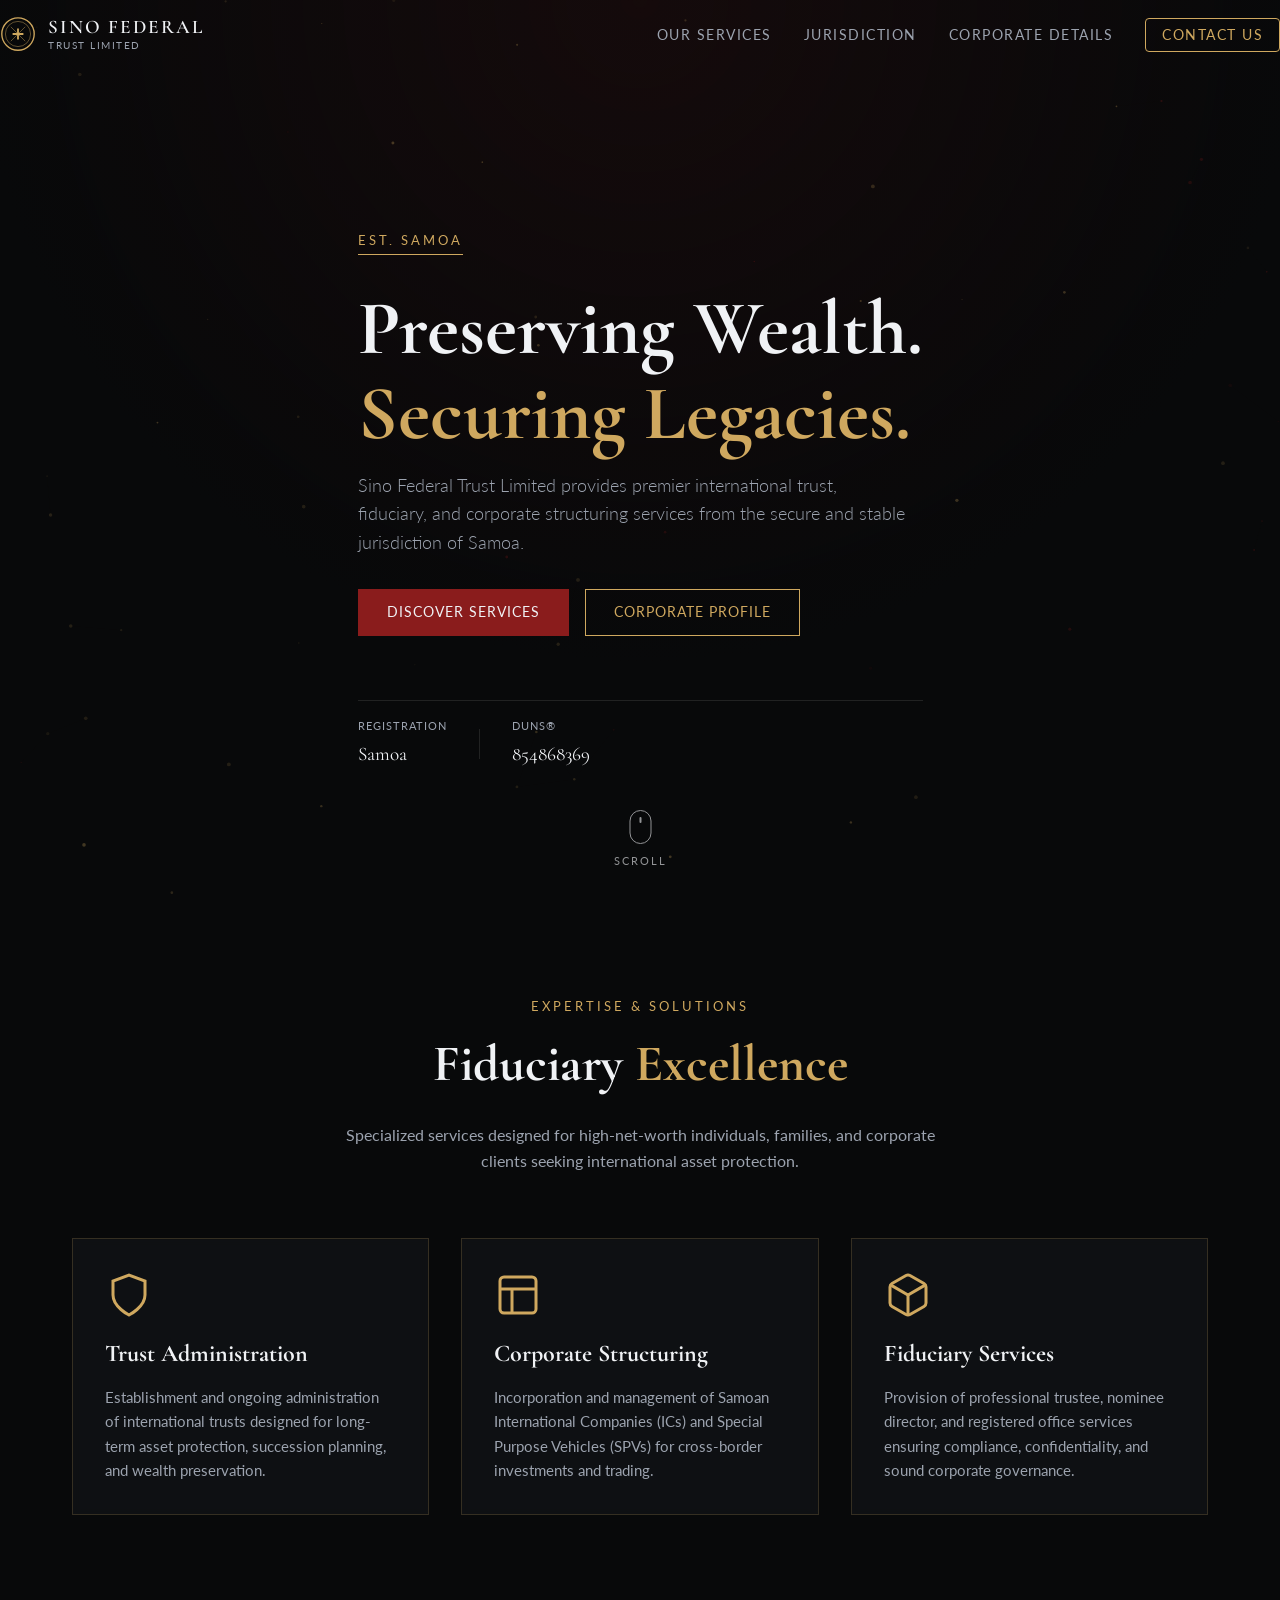
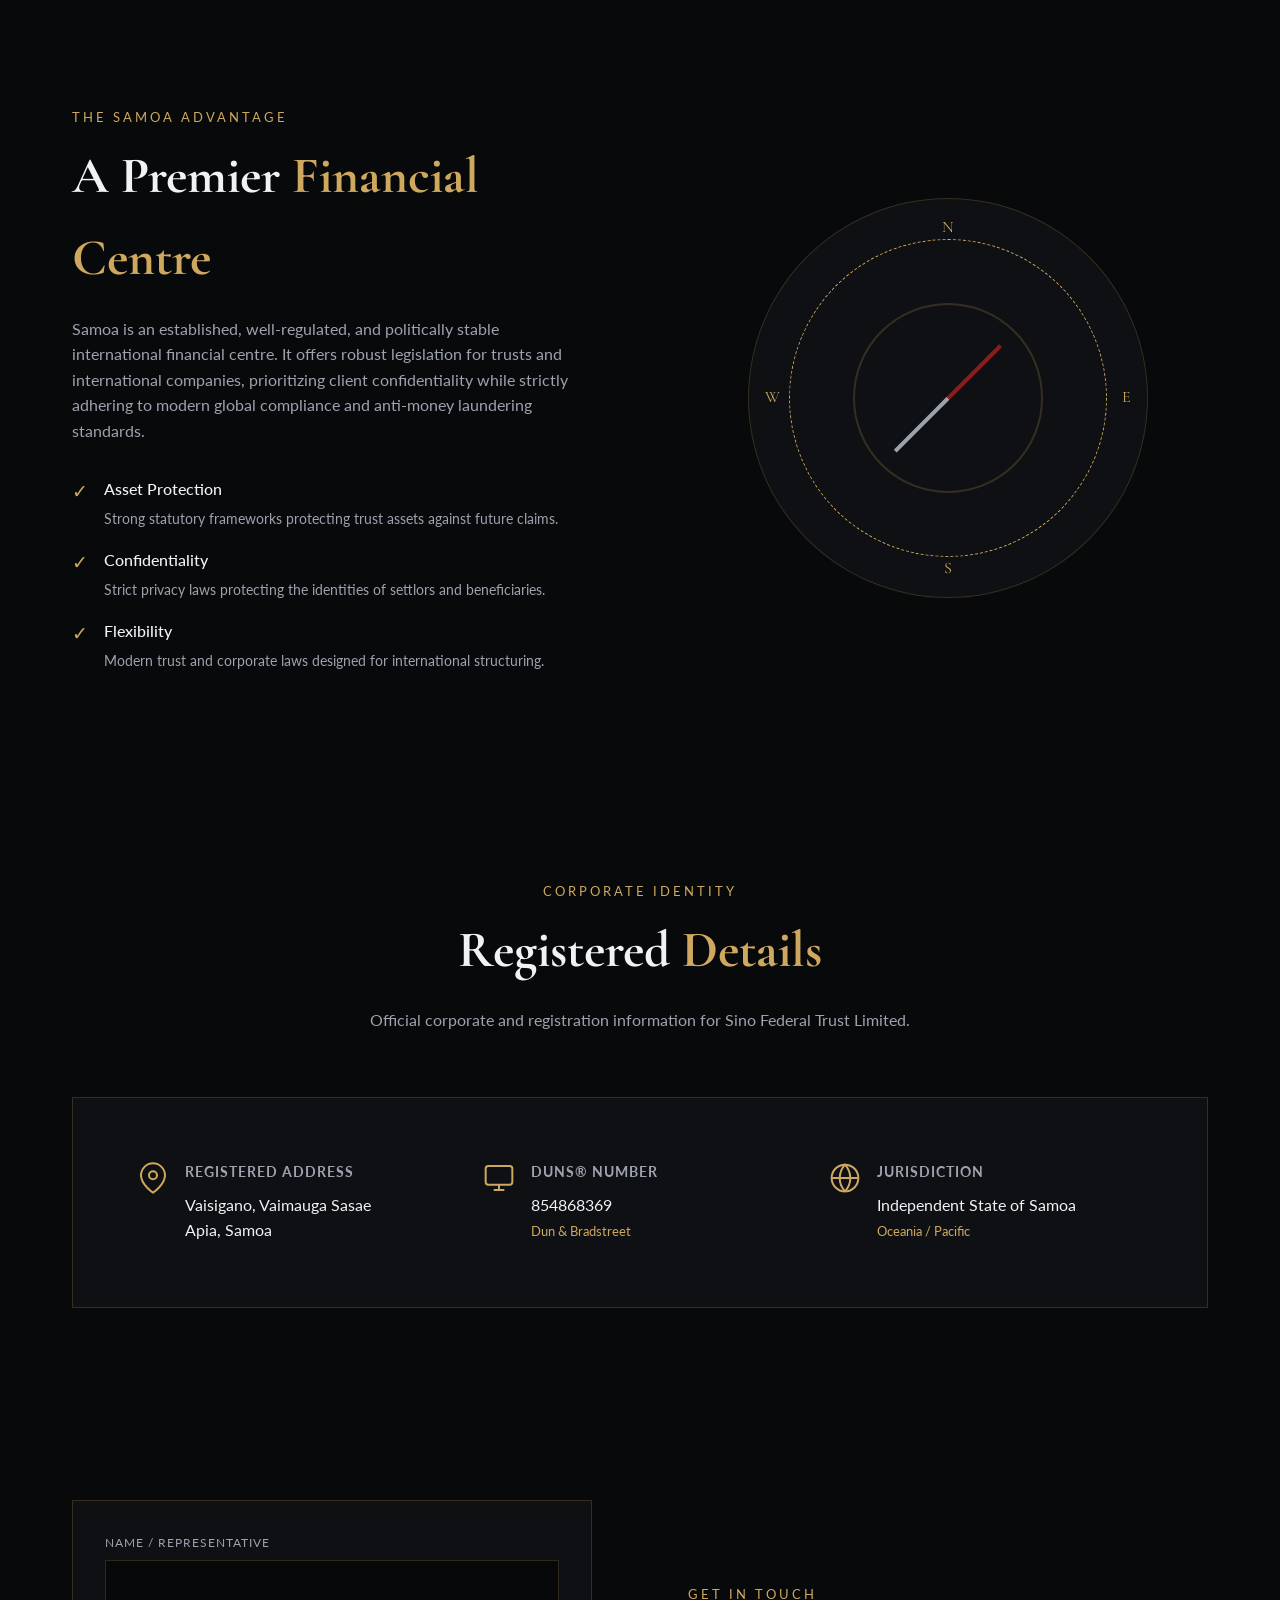
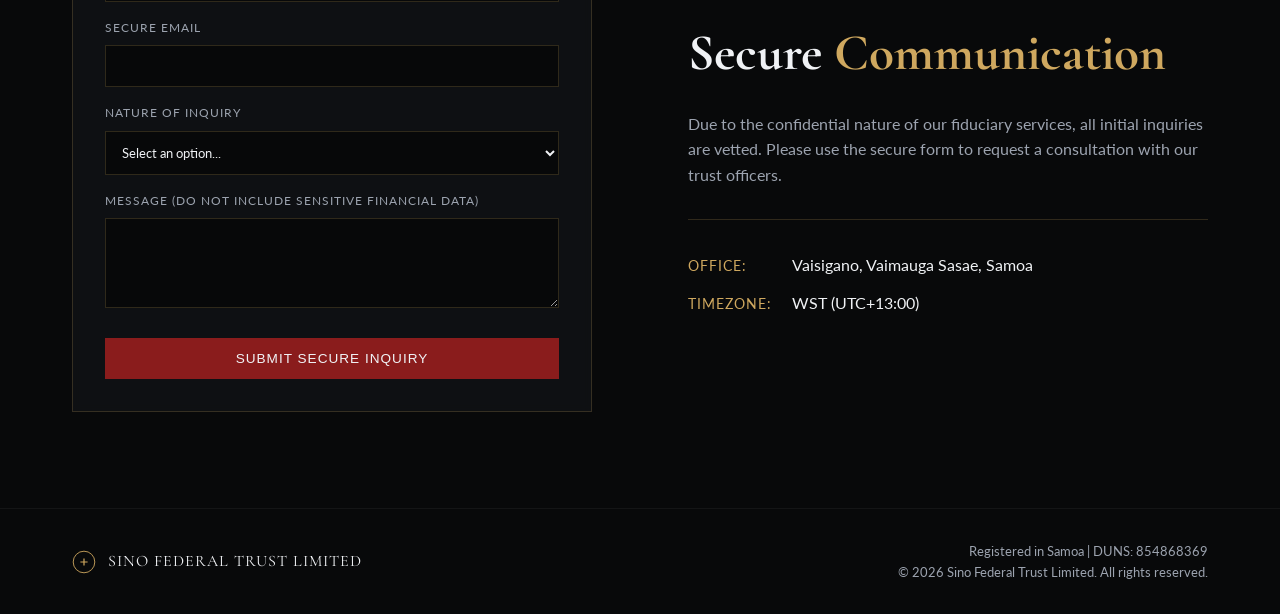
<file: index.html>
<!DOCTYPE html>
<html lang="en">
<head>
    <meta charset="UTF-8">
    <meta name="viewport" content="width=device-width, initial-scale=1.0">
    <title>Sino Federal Trust Limited | Samoa</title>
    <meta name="description" content="Sino Federal Trust Limited - Corporate trust, fiduciary, and asset management services. Registered in Vaisigano, Vaimauga Sasae, Samoa. DUNS: 854868369.">
    <meta name="keywords" content="Sino Federal Trust Limited, Samoa, Vaisigano, Trust Services, Fiduciary, Asset Protection, DUNS 854868369">
    <meta name="author" content="Sino Federal Trust Limited">
    <meta property="og:title" content="Sino Federal Trust Limited">
    <meta property="og:description" content="International trust and corporate services based in Samoa.">
    <meta property="og:type" content="website">
    <link rel="preconnect" href="https://fonts.googleapis.com">
    <link rel="preconnect" href="https://fonts.gstatic.com" crossorigin>
    <link href="https://fonts.googleapis.com/css2?family=Cormorant+Garamond:wght@400;500;600;700&family=Lato:wght@300;400;700&display=swap" rel="stylesheet">
    <link rel="stylesheet" href="styles.css">
</head>
<body>
    <div class="global-bg"></div>
    <canvas id="particles-canvas"></canvas>

    <!-- Navigation -->
    <nav class="navbar" id="navbar">
        <div class="nav-container">
            <a href="#home" class="nav-brand">
                <div class="brand-logo">
                    <svg viewBox="0 0 40 40" fill="none" xmlns="http://www.w3.org/2000/svg">
                        <circle cx="20" cy="20" r="18" stroke="currentColor" stroke-width="1.5" fill="none"/>
                        <circle cx="20" cy="20" r="14" stroke="currentColor" stroke-width="1" fill="none" opacity="0.5"/>
                        <path d="M14 20H26M20 14V26" stroke="currentColor" stroke-width="2"/>
                        <path d="M12 12L28 28M28 12L12 28" stroke="currentColor" stroke-width="1" opacity="0.5"/>
                    </svg>
                </div>
                <div class="brand-text">
                    <span class="brand-name">SINO FEDERAL</span>
                    <span class="brand-suffix">TRUST LIMITED</span>
                </div>
            </a>
            <ul class="nav-menu">
                <li><a href="#services" class="nav-link">Our Services</a></li>
                <li><a href="#jurisdiction" class="nav-link">Jurisdiction</a></li>
                <li><a href="#registry" class="nav-link">Corporate Details</a></li>
                <li><a href="#contact" class="nav-link btn-contact">Contact Us</a></li>
            </ul>
            <button class="menu-toggle" id="menu-toggle" aria-label="Toggle Navigation">
                <span></span>
                <span></span>
                <span></span>
            </button>
        </div>
    </nav>

    <!-- Mobile Menu -->
    <div class="mobile-overlay" id="mobile-overlay">
        <ul class="mobile-menu">
            <li><a href="#services" class="mobile-link">Our Services</a></li>
            <li><a href="#jurisdiction" class="mobile-link">Jurisdiction</a></li>
            <li><a href="#registry" class="mobile-link">Corporate Details</a></li>
            <li><a href="#contact" class="mobile-link highlight">Contact Us</a></li>
        </ul>
    </div>

    <!-- Hero Section -->
    <section class="hero" id="home">
        <div class="container hero-container">
            <div class="hero-content">
                <div class="hero-tag animate-fade-up">Est. Samoa</div>
                <h1 class="hero-title animate-fade-up delay-1">
                    Preserving Wealth.<br>
                    <span class="text-gold">Securing Legacies.</span>
                </h1>
                <p class="hero-desc animate-fade-up delay-2">
                    Sino Federal Trust Limited provides premier international trust, fiduciary, and corporate structuring services from the secure and stable jurisdiction of Samoa.
                </p>
                <div class="hero-actions animate-fade-up delay-3">
                    <a href="#services" class="btn btn-primary">Discover Services</a>
                    <a href="#registry" class="btn btn-secondary">Corporate Profile</a>
                </div>
                <div class="hero-meta animate-fade-up delay-4">
                    <div class="meta-item">
                        <span class="meta-label">Registration</span>
                        <span class="meta-value">Samoa</span>
                    </div>
                    <div class="meta-divider"></div>
                    <div class="meta-item">
                        <span class="meta-label">DUNS®</span>
                        <span class="meta-value">854868369</span>
                    </div>
                </div>
            </div>
        </div>
        <div class="scroll-down">
            <div class="mouse"></div>
            <span>Scroll</span>
        </div>
    </section>

    <!-- Services Section -->
    <section class="section services" id="services">
        <div class="container">
            <div class="section-header text-center animate-fade-up">
                <span class="subtitle">Expertise & Solutions</span>
                <h2>Fiduciary <span class="text-gold">Excellence</span></h2>
                <p class="header-desc">Specialized services designed for high-net-worth individuals, families, and corporate clients seeking international asset protection.</p>
            </div>
            <div class="services-grid">
                <div class="service-card glass-panel animate-fade-up">
                    <div class="service-icon">
                        <svg viewBox="0 0 24 24" fill="none" stroke="currentColor" stroke-width="1.5">
                            <path d="M12 22s8-4 8-10V5l-8-3-8 3v7c0 6 8 10 8 10z"/>
                        </svg>
                    </div>
                    <h3>Trust Administration</h3>
                    <p>Establishment and ongoing administration of international trusts designed for long-term asset protection, succession planning, and wealth preservation.</p>
                </div>
                <div class="service-card glass-panel animate-fade-up delay-1">
                    <div class="service-icon">
                        <svg viewBox="0 0 24 24" fill="none" stroke="currentColor" stroke-width="1.5">
                            <rect x="3" y="3" width="18" height="18" rx="2" ry="2"/>
                            <line x1="3" y1="9" x2="21" y2="9"/>
                            <line x1="9" y1="21" x2="9" y2="9"/>
                        </svg>
                    </div>
                    <h3>Corporate Structuring</h3>
                    <p>Incorporation and management of Samoan International Companies (ICs) and Special Purpose Vehicles (SPVs) for cross-border investments and trading.</p>
                </div>
                <div class="service-card glass-panel animate-fade-up delay-2">
                    <div class="service-icon">
                        <svg viewBox="0 0 24 24" fill="none" stroke="currentColor" stroke-width="1.5">
                            <path d="M21 16V8a2 2 0 00-1-1.73l-7-4a2 2 0 00-2 0l-7 4A2 2 0 003 8v8a2 2 0 001 1.73l7 4a2 2 0 002 0l7-4A2 2 0 0021 16z"/>
                            <polyline points="3.27 6.96 12 12.01 20.73 6.96"/>
                            <line x1="12" y1="22.08" x2="12" y2="12"/>
                        </svg>
                    </div>
                    <h3>Fiduciary Services</h3>
                    <p>Provision of professional trustee, nominee director, and registered office services ensuring compliance, confidentiality, and sound corporate governance.</p>
                </div>
            </div>
        </div>
    </section>

    <!-- Jurisdiction Section -->
    <section class="section jurisdiction" id="jurisdiction">
        <div class="container">
            <div class="split-layout">
                <div class="split-content animate-fade-up">
                    <span class="subtitle">The Samoa Advantage</span>
                    <h2>A Premier <span class="text-gold">Financial Centre</span></h2>
                    <p>Samoa is an established, well-regulated, and politically stable international financial centre. It offers robust legislation for trusts and international companies, prioritizing client confidentiality while strictly adhering to modern global compliance and anti-money laundering standards.</p>
                    
                    <ul class="advantage-list">
                        <li>
                            <div class="adv-icon">✓</div>
                            <div class="adv-text">
                                <strong>Asset Protection</strong>
                                <span>Strong statutory frameworks protecting trust assets against future claims.</span>
                            </div>
                        </li>
                        <li>
                            <div class="adv-icon">✓</div>
                            <div class="adv-text">
                                <strong>Confidentiality</strong>
                                <span>Strict privacy laws protecting the identities of settlors and beneficiaries.</span>
                            </div>
                        </li>
                        <li>
                            <div class="adv-icon">✓</div>
                            <div class="adv-text">
                                <strong>Flexibility</strong>
                                <span>Modern trust and corporate laws designed for international structuring.</span>
                            </div>
                        </li>
                    </ul>
                </div>
                <div class="split-visual animate-fade-up delay-1">
                    <div class="compass-graphic glass-panel">
                        <div class="compass-outer">
                            <div class="compass-inner">
                                <div class="compass-needle"></div>
                            </div>
                            <span class="dir dir-n">N</span>
                            <span class="dir dir-s">S</span>
                            <span class="dir dir-e">E</span>
                            <span class="dir dir-w">W</span>
                        </div>
                    </div>
                </div>
            </div>
        </div>
    </section>

    <!-- Registry Section -->
    <section class="section registry" id="registry">
        <div class="container">
            <div class="section-header text-center animate-fade-up">
                <span class="subtitle">Corporate Identity</span>
                <h2>Registered <span class="text-gold">Details</span></h2>
                <p class="header-desc">Official corporate and registration information for Sino Federal Trust Limited.</p>
            </div>
            
            <div class="registry-card glass-panel animate-fade-up">
                <div class="registry-grid">
                    <div class="registry-item">
                        <div class="r-icon">
                            <svg viewBox="0 0 24 24" fill="none" stroke="currentColor" stroke-width="1.5">
                                <path d="M21 10c0 7-9 13-9 13s-9-6-9-13a9 9 0 0118 0z"/>
                                <circle cx="12" cy="10" r="3"/>
                            </svg>
                        </div>
                        <div class="r-content">
                            <h4>Registered Address</h4>
                            <p>Vaisigano, Vaimauga Sasae<br>Apia, Samoa</p>
                        </div>
                    </div>
                    <div class="registry-item">
                        <div class="r-icon">
                            <svg viewBox="0 0 24 24" fill="none" stroke="currentColor" stroke-width="1.5">
                                <rect x="2" y="3" width="20" height="14" rx="2" ry="2"/>
                                <line x1="8" y1="21" x2="16" y2="21"/>
                                <line x1="12" y1="17" x2="12" y2="21"/>
                            </svg>
                        </div>
                        <div class="r-content">
                            <h4>DUNS® Number</h4>
                            <p>854868369<br><small>Dun & Bradstreet</small></p>
                        </div>
                    </div>
                    <div class="registry-item">
                        <div class="r-icon">
                            <svg viewBox="0 0 24 24" fill="none" stroke="currentColor" stroke-width="1.5">
                                <circle cx="12" cy="12" r="10"/>
                                <path d="M2 12h20M12 2a15.3 15.3 0 014 10 15.3 15.3 0 01-4 10 15.3 15.3 0 01-4-10 15.3 15.3 0 014-10z"/>
                            </svg>
                        </div>
                        <div class="r-content">
                            <h4>Jurisdiction</h4>
                            <p>Independent State of Samoa<br><small>Oceania / Pacific</small></p>
                        </div>
                    </div>
                </div>
            </div>
        </div>
    </section>

    <!-- Contact Section -->
    <section class="section contact" id="contact">
        <div class="container">
            <div class="split-layout reverse">
                <div class="split-content animate-fade-up">
                    <span class="subtitle">Get in Touch</span>
                    <h2>Secure <span class="text-gold">Communication</span></h2>
                    <p>Due to the confidential nature of our fiduciary services, all initial inquiries are vetted. Please use the secure form to request a consultation with our trust officers.</p>
                    
                    <div class="contact-info">
                        <div class="c-info-row">
                            <span class="c-label">Office:</span>
                            <span class="c-value">Vaisigano, Vaimauga Sasae, Samoa</span>
                        </div>
                        <div class="c-info-row">
                            <span class="c-label">Timezone:</span>
                            <span class="c-value">WST (UTC+13:00)</span>
                        </div>
                    </div>
                </div>
                <div class="split-form animate-fade-up delay-1">
                    <form class="contact-form glass-panel" id="trust-contact-form">
                        <div class="form-group">
                            <label for="name">Name / Representative</label>
                            <input type="text" id="name" required>
                        </div>
                        <div class="form-group">
                            <label for="email">Secure Email</label>
                            <input type="email" id="email" required>
                        </div>
                        <div class="form-group">
                            <label for="subject">Nature of Inquiry</label>
                            <select id="subject" required>
                                <option value="" disabled selected>Select an option...</option>
                                <option value="trust">Trust Formation / Administration</option>
                                <option value="corporate">Corporate Structuring</option>
                                <option value="compliance">Compliance / Due Diligence</option>
                                <option value="other">General Inquiry</option>
                            </select>
                        </div>
                        <div class="form-group">
                            <label for="message">Message (Do not include sensitive financial data)</label>
                            <textarea id="message" rows="4" required></textarea>
                        </div>
                        <button type="submit" class="btn btn-primary btn-full submit-btn">
                            Submit Secure Inquiry
                        </button>
                    </form>
                </div>
            </div>
        </div>
    </section>

    <!-- Footer -->
    <footer class="footer">
        <div class="container">
            <div class="footer-inner">
                <div class="footer-brand">
                    <div class="brand-logo small">
                        <svg viewBox="0 0 40 40" fill="none" xmlns="http://www.w3.org/2000/svg">
                            <circle cx="20" cy="20" r="18" stroke="currentColor" stroke-width="1.5" fill="none"/>
                            <path d="M14 20H26M20 14V26" stroke="currentColor" stroke-width="2"/>
                        </svg>
                    </div>
                    <span class="footer-title">SINO FEDERAL TRUST LIMITED</span>
                </div>
                <div class="footer-legal">
                    <p>Registered in Samoa | DUNS: 854868369</p>
                    <p>&copy; <span id="current-year"></span> Sino Federal Trust Limited. All rights reserved.</p>
                </div>
            </div>
        </div>
    </footer>

    <script src="script.js"></script>
</body>
</html>
</file>
<file: styles.css>
/* =========================================
   Sino Federal Trust Limited - Styles
   ========================================= */

:root {
    /* Colors - Deep Crimson, Gold & Charcoal */
    --color-bg-base: #08090a;
    --color-bg-panel: rgba(18, 20, 24, 0.7);
    
    --color-primary: #8a1c1c; /* Deep Crimson/Sino Red */
    --color-primary-dark: #5c1010;
    
    --color-gold: #cfa85f; /* Corporate Gold */
    --color-gold-hover: #ebd094;
    
    --color-text-main: #f0f2f5;
    --color-text-muted: #9ca3af;
    
    --color-border: rgba(207, 168, 95, 0.2);
    --color-border-glow: rgba(207, 168, 95, 0.5);
    
    /* Typography */
    --font-display: 'Cormorant Garamond', serif;
    --font-body: 'Lato', sans-serif;
    
    /* Spacing */
    --space-xs: 0.25rem;
    --space-sm: 0.5rem;
    --space-md: 1rem;
    --space-lg: 2rem;
    --space-xl: 4rem;
    --space-2xl: 6rem;
    
    /* Transitions */
    --transition: 0.3s ease-in-out;
}

*, *::before, *::after {
    margin: 0;
    padding: 0;
    box-sizing: border-box;
}

html {
    scroll-behavior: smooth;
}

body {
    font-family: var(--font-body);
    color: var(--color-text-main);
    background-color: var(--color-bg-base);
    line-height: 1.6;
    overflow-x: hidden;
    -webkit-font-smoothing: antialiased;
}

/* Background Effects */
.global-bg {
    position: fixed;
    top: 0; left: 0; width: 100%; height: 100%;
    background: radial-gradient(circle at 50% 0%, rgba(138, 28, 28, 0.1) 0%, var(--color-bg-base) 60%);
    z-index: -2;
}

#particles-canvas {
    position: fixed;
    top: 0; left: 0; width: 100%; height: 100%;
    z-index: -1;
    pointer-events: none;
    opacity: 0.6;
}

.container {
    max-width: 1200px;
    margin: 0 auto;
    padding: 0 var(--space-lg);
}

.text-gold { color: var(--color-gold); }
.text-center { text-align: center; }

/* --- Navigation --- */
.navbar {
    position: fixed;
    top: 0; left: 0; right: 0;
    z-index: 100;
    padding: var(--space-md) 0;
    transition: var(--transition);
    border-bottom: 1px solid transparent;
}

.navbar.scrolled {
    background: rgba(8, 9, 10, 0.95);
    backdrop-filter: blur(10px);
    border-bottom: 1px solid var(--color-border);
    padding: var(--space-sm) 0;
}

.nav-container {
    display: flex;
    justify-content: space-between;
    align-items: center;
}

.nav-brand {
    display: flex;
    align-items: center;
    gap: 12px;
    text-decoration: none;
    color: var(--color-text-main);
}

.brand-logo {
    width: 36px; height: 36px;
    color: var(--color-gold);
}

.brand-logo.small {
    width: 24px; height: 24px;
}

.brand-text {
    display: flex;
    flex-direction: column;
    line-height: 1;
}

.brand-name {
    font-family: var(--font-display);
    font-size: 1.2rem;
    font-weight: 600;
    letter-spacing: 2px;
}

.brand-suffix {
    font-size: 0.6rem;
    color: var(--color-text-muted);
    letter-spacing: 1.5px;
    text-transform: uppercase;
    margin-top: 4px;
}

.nav-menu {
    display: flex;
    list-style: none;
    gap: var(--space-lg);
    align-items: center;
}

.nav-link {
    color: var(--color-text-muted);
    text-decoration: none;
    font-size: 0.85rem;
    text-transform: uppercase;
    letter-spacing: 1.5px;
    transition: var(--transition);
}

.nav-link:hover { color: var(--color-gold); }

.btn-contact {
    border: 1px solid var(--color-gold);
    padding: 8px 16px;
    border-radius: 4px;
    color: var(--color-gold);
}

.btn-contact:hover {
    background: var(--color-gold);
    color: var(--color-bg-base);
}

.menu-toggle {
    display: none;
    flex-direction: column;
    gap: 5px;
    background: none; border: none; cursor: pointer;
}

.menu-toggle span {
    display: block;
    width: 24px; height: 2px;
    background: var(--color-gold);
    transition: var(--transition);
}

/* Mobile Menu */
.mobile-overlay {
    position: fixed;
    top: 0; left: 0; right: 0; bottom: 0;
    background: rgba(8, 9, 10, 0.98);
    z-index: 99;
    display: flex;
    align-items: center;
    justify-content: center;
    opacity: 0; visibility: hidden;
    transition: var(--transition);
}

.mobile-overlay.active { opacity: 1; visibility: visible; }

.mobile-menu { list-style: none; text-align: center; }
.mobile-link {
    display: block;
    padding: var(--space-md);
    color: var(--color-text-main);
    text-decoration: none;
    font-family: var(--font-display);
    font-size: 1.8rem;
    letter-spacing: 2px;
}
.mobile-link.highlight { color: var(--color-gold); }

/* --- Hero --- */
.hero {
    min-height: 100vh;
    display: flex;
    align-items: center;
    position: relative;
    padding-top: var(--space-2xl);
}

.hero-container {
    position: relative;
    z-index: 2;
}

.hero-content {
    max-width: 700px;
}

.hero-tag {
    display: inline-block;
    color: var(--color-gold);
    font-size: 0.8rem;
    text-transform: uppercase;
    letter-spacing: 3px;
    margin-bottom: var(--space-lg);
    border-bottom: 1px solid var(--color-gold);
    padding-bottom: 4px;
}

.hero-title {
    font-family: var(--font-display);
    font-size: clamp(3rem, 6vw, 5rem);
    line-height: 1.1;
    margin-bottom: var(--space-md);
}

.hero-desc {
    font-size: 1.1rem;
    color: var(--color-text-muted);
    margin-bottom: var(--space-lg);
    max-width: 550px;
    font-weight: 300;
}

.hero-actions {
    display: flex;
    gap: var(--space-md);
    margin-bottom: var(--space-xl);
    flex-wrap: wrap;
}

.btn {
    display: inline-flex;
    align-items: center;
    justify-content: center;
    padding: 12px 28px;
    font-size: 0.85rem;
    text-transform: uppercase;
    letter-spacing: 1px;
    text-decoration: none;
    cursor: pointer;
    transition: var(--transition);
    border: 1px solid transparent;
}

.btn-primary {
    background: var(--color-primary);
    color: var(--color-text-main);
}
.btn-primary:hover {
    background: var(--color-primary-dark);
    border-color: var(--color-primary);
}

.btn-secondary {
    background: transparent;
    color: var(--color-gold);
    border-color: var(--color-gold);
}
.btn-secondary:hover {
    background: rgba(207, 168, 95, 0.1);
}

.hero-meta {
    display: flex;
    align-items: center;
    gap: var(--space-lg);
    border-top: 1px solid rgba(255,255,255,0.1);
    padding-top: var(--space-md);
}

.meta-item { display: flex; flex-direction: column; }
.meta-label { font-size: 0.7rem; color: var(--color-text-muted); text-transform: uppercase; letter-spacing: 1px; margin-bottom: 4px; }
.meta-value { font-family: var(--font-display); font-size: 1.2rem; color: var(--color-text-main); }
.meta-divider { width: 1px; height: 30px; background: rgba(255,255,255,0.1); }

.scroll-down {
    position: absolute;
    bottom: 30px;
    left: 50%;
    transform: translateX(-50%);
    display: flex;
    flex-direction: column;
    align-items: center;
    gap: 8px;
    opacity: 0.6;
}
.scroll-down span { font-size: 0.7rem; text-transform: uppercase; letter-spacing: 2px; }
.mouse {
    width: 22px; height: 34px;
    border: 1px solid var(--color-text-main);
    border-radius: 12px;
    position: relative;
}
.mouse::before {
    content: '';
    position: absolute;
    top: 6px; left: 50%; transform: translateX(-50%);
    width: 2px; height: 6px;
    background: var(--color-text-main);
    border-radius: 2px;
    animation: scroll 1.5s infinite;
}
@keyframes scroll {
    0% { transform: translate(-50%, 0); opacity: 1; }
    100% { transform: translate(-50%, 12px); opacity: 0; }
}

/* --- Sections General --- */
.section { padding: var(--space-2xl) 0; }

.section-header { margin-bottom: var(--space-xl); }
.subtitle {
    display: block;
    color: var(--color-gold);
    font-size: 0.8rem;
    text-transform: uppercase;
    letter-spacing: 3px;
    margin-bottom: 8px;
}
h2 {
    font-family: var(--font-display);
    font-size: clamp(2.5rem, 4vw, 3.5rem);
    margin-bottom: 16px;
}
.header-desc {
    color: var(--color-text-muted);
    max-width: 600px;
    margin: 0 auto;
}

.glass-panel {
    background: var(--color-bg-panel);
    border: 1px solid var(--color-border);
    backdrop-filter: blur(5px);
}

/* --- Services --- */
.services-grid {
    display: grid;
    grid-template-columns: repeat(auto-fit, minmax(300px, 1fr));
    gap: var(--space-lg);
}

.service-card {
    padding: var(--space-lg);
    transition: var(--transition);
}
.service-card:hover {
    border-color: var(--color-border-glow);
    transform: translateY(-5px);
}
.service-icon {
    width: 48px; height: 48px;
    color: var(--color-gold);
    margin-bottom: var(--space-md);
}
.service-card h3 {
    font-family: var(--font-display);
    font-size: 1.5rem;
    margin-bottom: 12px;
}
.service-card p {
    font-size: 0.95rem;
    color: var(--color-text-muted);
}

/* --- Layouts --- */
.split-layout {
    display: grid;
    grid-template-columns: 1fr 1fr;
    gap: var(--space-2xl);
    align-items: center;
}
.split-layout.reverse .split-content { order: 2; }
.split-layout.reverse .split-visual,
.split-layout.reverse .split-form { order: 1; }

.split-content p { color: var(--color-text-muted); margin-bottom: var(--space-lg); }

/* --- Jurisdiction --- */
.advantage-list { list-style: none; }
.advantage-list li {
    display: flex;
    gap: 16px;
    margin-bottom: var(--space-md);
}
.adv-icon {
    color: var(--color-gold);
    font-size: 1.2rem;
}
.adv-text strong {
    display: block;
    color: var(--color-text-main);
    font-weight: 500;
    margin-bottom: 4px;
}
.adv-text span {
    font-size: 0.9rem;
    color: var(--color-text-muted);
}

/* Compass Graphic */
.compass-graphic {
    aspect-ratio: 1;
    border-radius: 50%;
    display: flex; align-items: center; justify-content: center;
    position: relative;
    max-width: 400px; margin: 0 auto;
}
.compass-outer {
    width: 80%; height: 80%;
    border: 1px dashed var(--color-gold);
    border-radius: 50%;
    position: relative;
    display: flex; align-items: center; justify-content: center;
    animation: rotate 60s linear infinite;
}
.compass-inner {
    width: 60%; height: 60%;
    border: 2px solid var(--color-border);
    border-radius: 50%;
    position: relative;
}
.compass-needle {
    position: absolute;
    top: 10%; left: 50%;
    width: 4px; height: 80%;
    background: linear-gradient(to bottom, var(--color-primary) 50%, var(--color-text-muted) 50%);
    transform: translateX(-50%) rotate(45deg);
}
.dir { position: absolute; font-family: var(--font-display); color: var(--color-gold); }
.dir-n { top: -25px; left: 50%; transform: translateX(-50%); }
.dir-s { bottom: -25px; left: 50%; transform: translateX(-50%); }
.dir-e { right: -25px; top: 50%; transform: translateY(-50%); }
.dir-w { left: -25px; top: 50%; transform: translateY(-50%); }
@keyframes rotate { 100% { transform: rotate(360deg); } }

/* --- Registry --- */
.registry-card { padding: var(--space-xl); }
.registry-grid {
    display: grid; grid-template-columns: repeat(3, 1fr); gap: var(--space-lg);
}
.registry-item { display: flex; gap: 16px; align-items: flex-start; }
.r-icon { width: 32px; height: 32px; color: var(--color-gold); flex-shrink: 0; }
.r-content h4 { font-size: 0.85rem; text-transform: uppercase; letter-spacing: 1px; margin-bottom: 8px; color: var(--color-text-muted); }
.r-content p { font-size: 1rem; }
.r-content small { font-size: 0.8rem; color: var(--color-gold); }

/* --- Contact --- */
.contact-info { margin-top: var(--space-lg); padding-top: var(--space-lg); border-top: 1px solid var(--color-border); }
.c-info-row { margin-bottom: 12px; }
.c-label { color: var(--color-gold); font-size: 0.85rem; text-transform: uppercase; letter-spacing: 1px; display: inline-block; width: 100px; }
.c-value { font-size: 1rem; }

.contact-form { padding: var(--space-lg); }
.form-group { margin-bottom: var(--space-md); }
.form-group label {
    display: block; font-size: 0.75rem; text-transform: uppercase; letter-spacing: 1px; color: var(--color-text-muted); margin-bottom: 8px;
}
.form-group input, .form-group select, .form-group textarea {
    width: 100%; padding: 12px; background: rgba(0,0,0,0.5); border: 1px solid var(--color-border); color: var(--color-text-main); font-family: var(--font-body);
}
.form-group input:focus, .form-group select:focus, .form-group textarea:focus {
    outline: none; border-color: var(--color-gold);
}
.btn-full { width: 100%; margin-top: var(--space-sm); }

/* --- Footer --- */
.footer { border-top: 1px solid rgba(255,255,255,0.05); padding: var(--space-lg) 0; }
.footer-inner { display: flex; justify-content: space-between; align-items: center; flex-wrap: wrap; gap: var(--space-md); }
.footer-brand { display: flex; align-items: center; gap: 12px; }
.footer-title { font-family: var(--font-display); letter-spacing: 1px; }
.footer-legal p { font-size: 0.8rem; color: var(--color-text-muted); text-align: right; }

/* --- Animations --- */
.animate-fade-up { opacity: 0; transform: translateY(30px); transition: 0.8s ease-out forwards; }
.delay-1 { transition-delay: 0.2s; }
.delay-2 { transition-delay: 0.4s; }
.delay-3 { transition-delay: 0.6s; }
.delay-4 { transition-delay: 0.8s; }

.animate-fade-up.visible { opacity: 1; transform: translateY(0); }

/* --- Responsive --- */
@media (max-width: 900px) {
    .split-layout { grid-template-columns: 1fr; }
    .split-layout.reverse .split-content { order: 1; }
    .split-layout.reverse .split-form { order: 2; }
    .registry-grid { grid-template-columns: 1fr; gap: var(--space-md); }
    .registry-item { border-bottom: 1px solid rgba(255,255,255,0.05); padding-bottom: var(--space-md); }
    .registry-item:last-child { border-bottom: none; padding-bottom: 0; }
}

@media (max-width: 768px) {
    .nav-menu { display: none; }
    .menu-toggle { display: flex; }
    .footer-inner { flex-direction: column; text-align: center; }
    .footer-legal p { text-align: center; }
}
</file>
